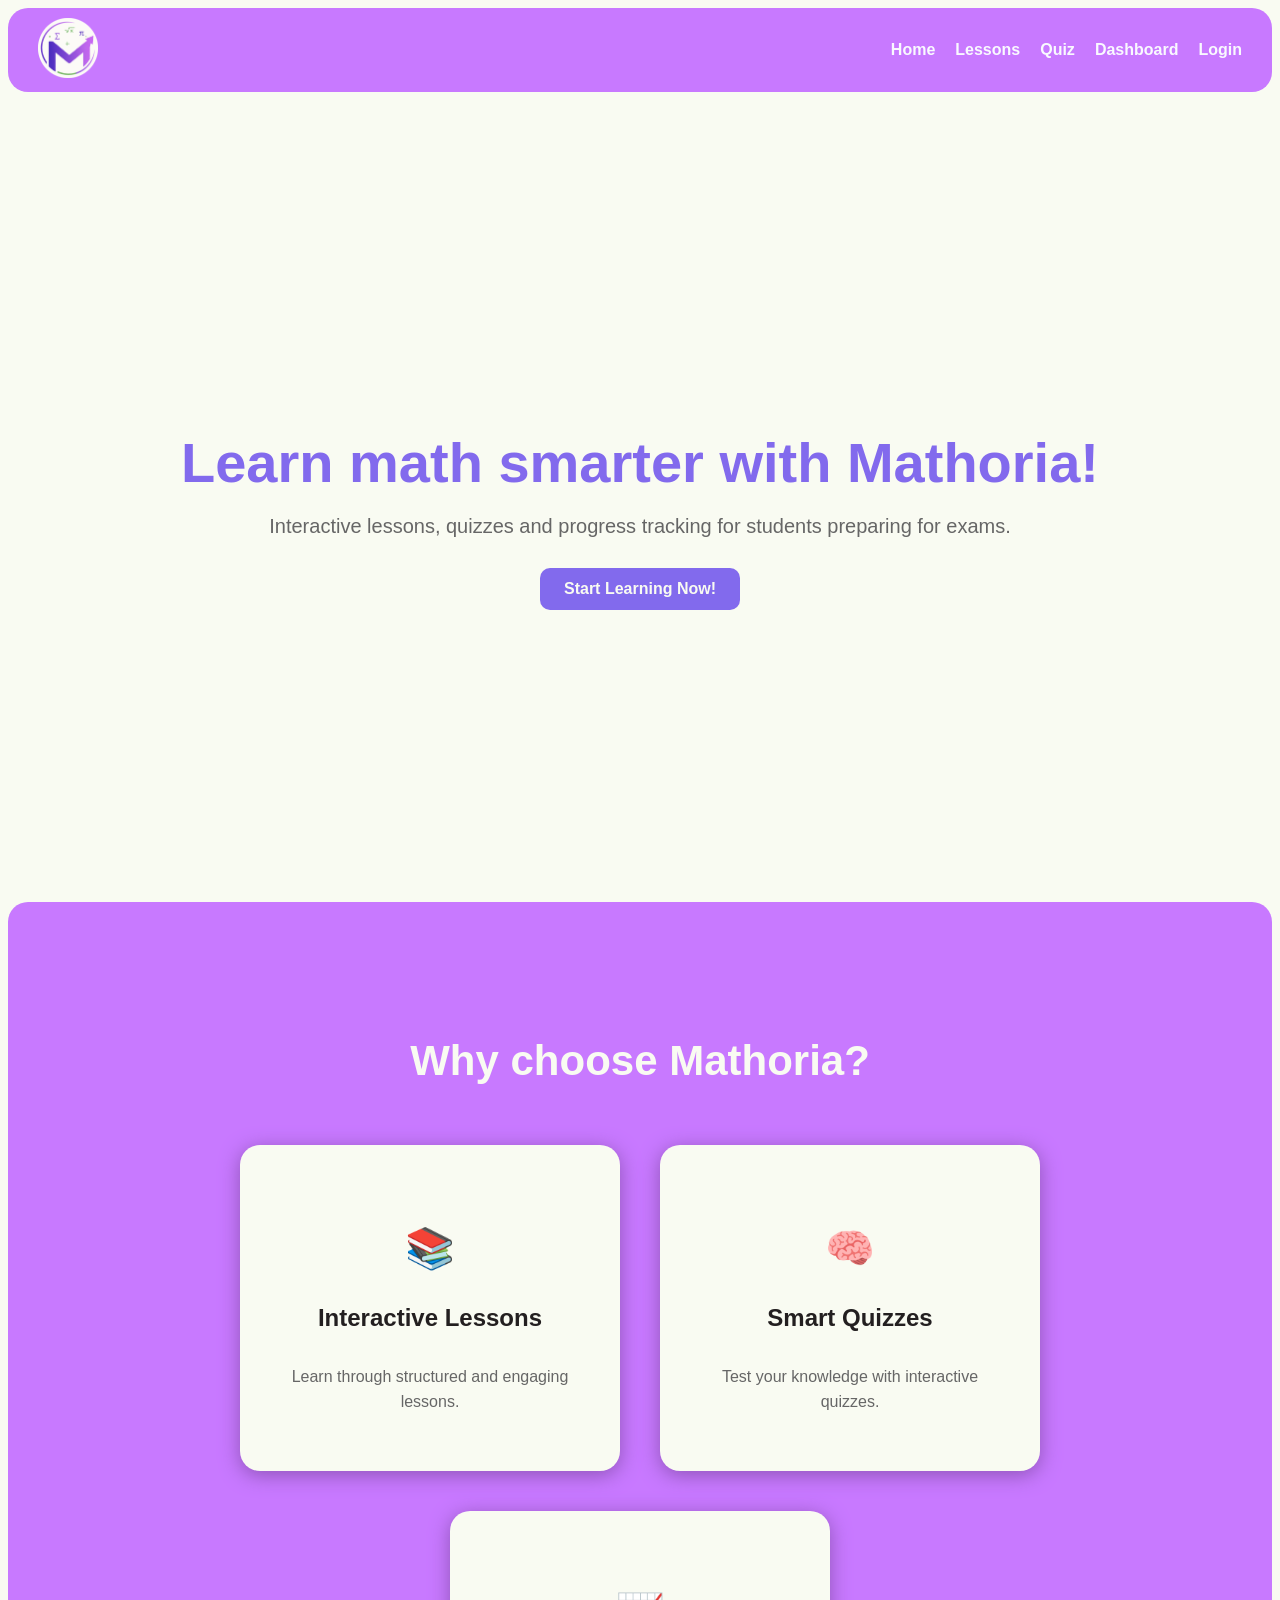
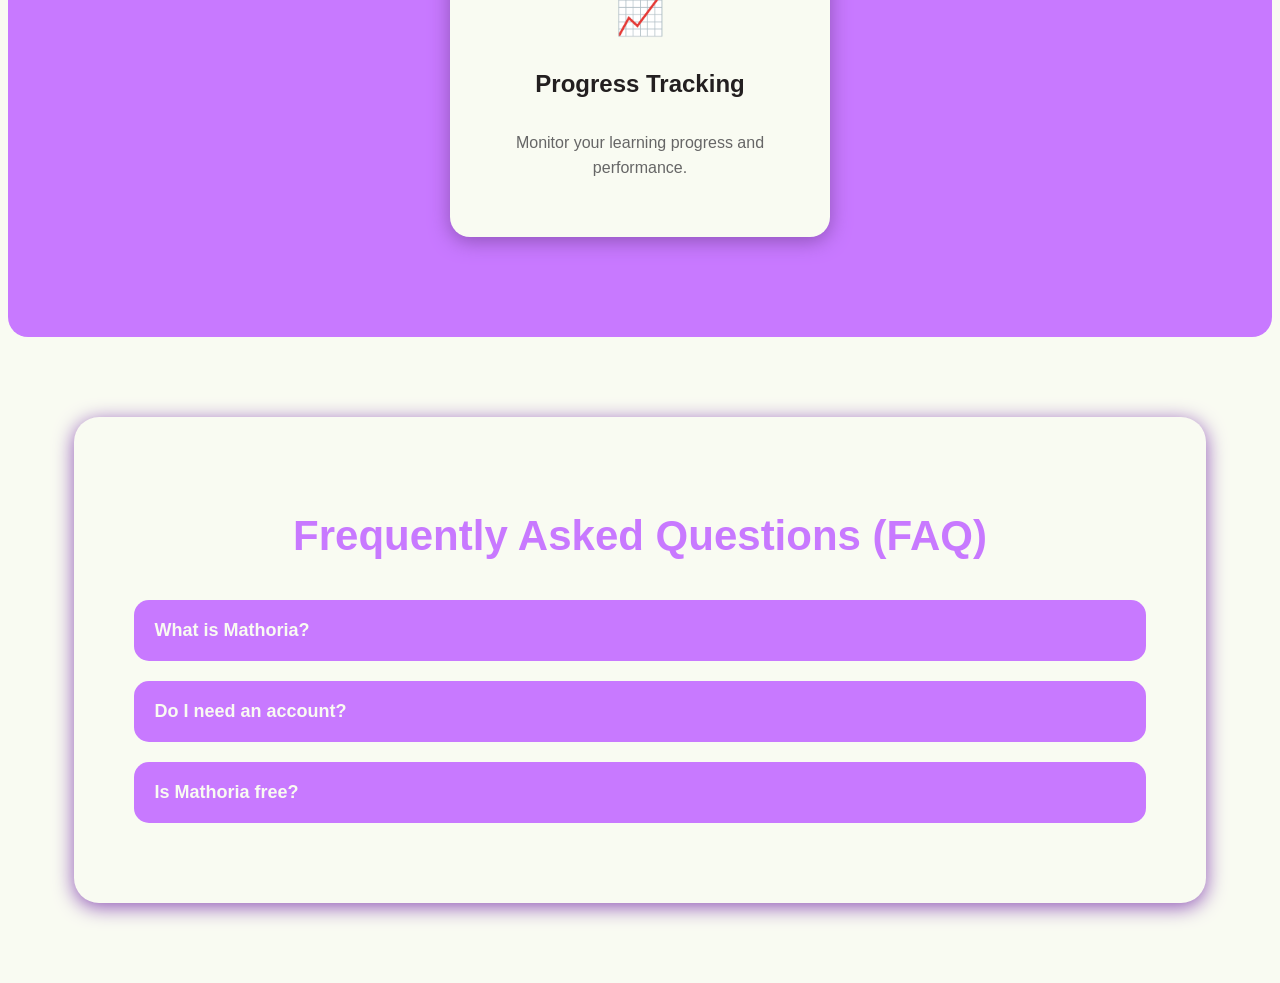
<file: index.html>
<!DOCTYPE html>

<html>

<head>
    <title>Mathoria</title>
    <link rel="stylesheet" href="style.css">
</head>

<body> 


    <nav class="navbar">

    <div class="logo">
        <a href="/">
        <img class="logo-image" src="assets/logo.png" alt="Mathoria Logo" href="index.html">
        </a>
    </div>

    <ul class="nav-links">
    <li><a href="index.html">Home</a></li>
    <li><a href="lessons.html">Lessons</a></li>
    <li><a href="quiz.html">Quiz</a></li>
    <li><a href="dashboard.html">Dashboard</a></li>
    <li class="auth"></li>
    </ul>

</nav>
<section class="hero">

    <div class="hero-text">

        <h1>
            Learn math smarter with Mathoria!
        </h1>

        <p>
            Interactive lessons, quizzes and progress tracking
            for students preparing for exams.
        </p>

       <a href="login.html" class="cta-button">
            Start Learning Now!
        </a>

    </div>

</section>

<section class="features">

    <h2>
        Why choose Mathoria?
    </h2>

    <div class="features-container">

        <div class="feature-card">

            <h3>📚</h3>

            <h4>Interactive Lessons</h4>

            <p>
                Learn through structured and engaging lessons.
            </p>

        </div>

        <div class="feature-card">

            <h3>🧠</h3>

            <h4>Smart Quizzes</h4>

            <p>
                Test your knowledge with interactive quizzes.
            </p>

        </div>

        <div class="feature-card">

            <h3>📈</h3>

            <h4>Progress Tracking</h4>

            <p>
                Monitor your learning progress and performance.
            </p>

        </div>

    </div>

</section>

<section class="faq-section">

    <h2>Frequently Asked Questions (FAQ)</h2>

    <div class="faq-item">

        <button class="faq-question">
            What is Mathoria?
        </button>

        <div class="faq-answer">
            <p>
                Mathoria is an interactive learning platform designed to help students learn mathematics through lessons and quizzes.
            </p>
        </div>

    </div>

    <div class="faq-item">

        <button class="faq-question">
            Do I need an account?
        </button>

        <div class="faq-answer">
            <p>
                Yes, you need an account to access lessons, quizzes and progress tracking.
            </p>
        </div>

    </div>

    <div class="faq-item">

        <button class="faq-question">
            Is Mathoria free?
        </button>

        <div class="faq-answer">
            <p>
                Yes! Mathoria is completely free for students.
            </p>
        </div>

    </div>

</section>

<script src="logout.js"></script>
<script src="auth.js"></script>

<script>
const questions = document.querySelectorAll(".faq-question");

questions.forEach(question => {

    question.addEventListener("click", () => {

        const answer = question.nextElementSibling;

        if (answer.style.maxHeight) {
            answer.style.maxHeight = null;
        } else {
            answer.style.maxHeight = answer.scrollHeight + "px";
        }

    });

});
</script>

</body>

</html>
</file>
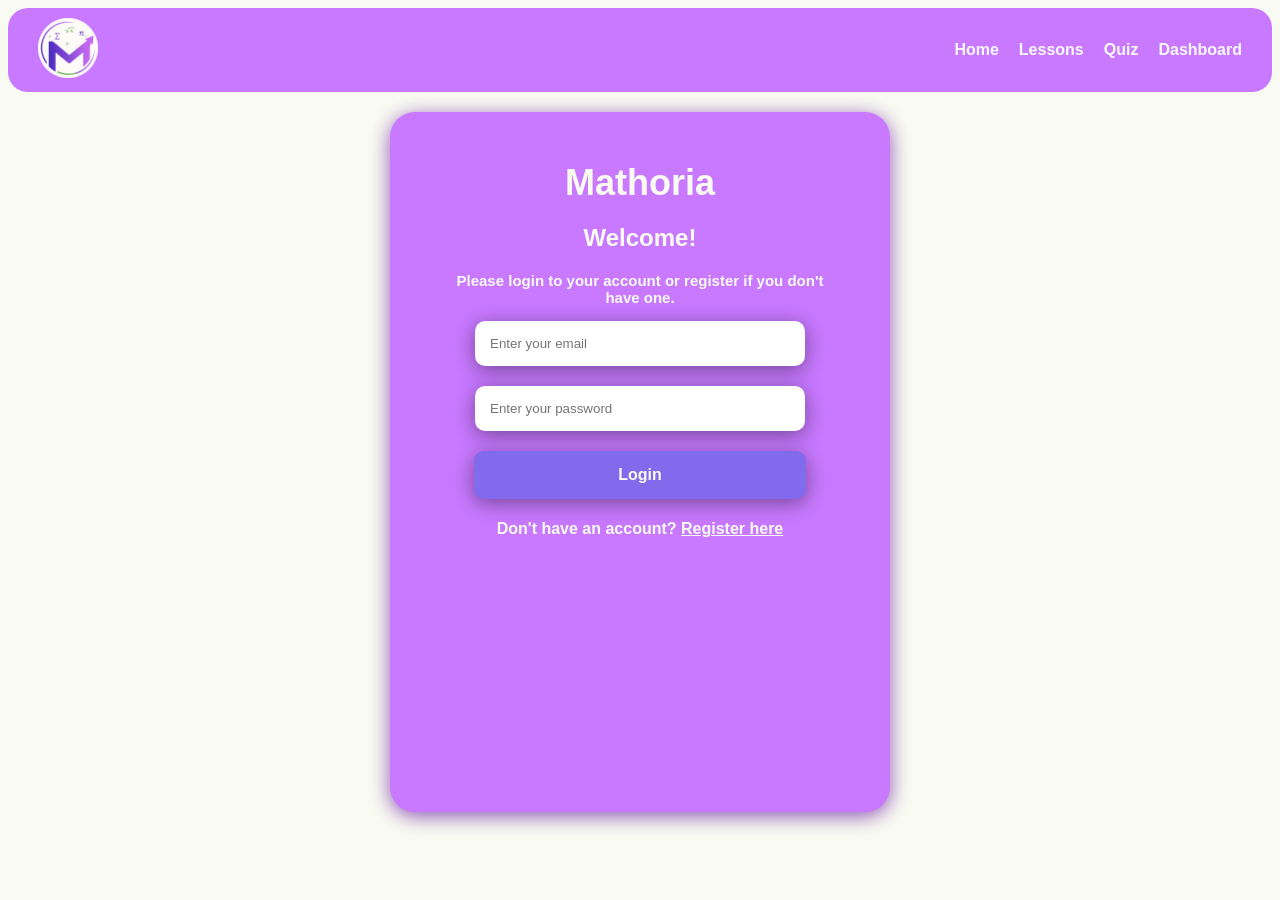
<file: dashboard.html>
<!DOCTYPE html>
<html lang="en">
<head>
    <title>Dashboard | Mathoria</title>
    <link rel="stylesheet" href="style.css">
</head>
<body>

    <nav class="navbar">

    <div class="logo">
        <a href="/">
        <img class="logo-image" src="assets/logo.png" alt="Mathoria Logo" href="index.html">
        </a>
    </div>

    <ul class="nav-links">
        <li><a href="index.html">Home</a></li>
        <li><a href="lessons.html">Lessons</a></li>
        <li><a href="quiz.html">Quiz</a></li>
        <li><a href="dashboard.html">Dashboard</a></li>
        <li class="auth"></li>
    </ul>

</nav>

<section class="dashboard">

    <h1 id="welcomeText">Welcome</h1>

</section>

<div class="progress-section">

    <h2>Your Progress</h2>

    <div class="progress-bar">

        <div class="progress-fill"></div>

    </div>

</div>

<section class="lessons-section">

    <h2>Recent Lessons</h2>

    <div class="lesson-cards">

        <div class="lesson-card" data-title="Derivatives">
            <h3>Derivatives</h3>
            <p>Continue learning</p>
            <button onclick="openPDF('calculus.pdf', 'Derivatives')">Open</button>
        </div>

        <div class="lesson-card" data-title="Integrals">
            <h3>Integrals</h3>
            <p>Continue learning</p>
            <button onclick="openPDF('calculus.pdf', 'Integrals')">Open</button>
        </div>

        <div class="lesson-card" data-title="Functions">
            <h3>Functions</h3>
            <p>Continue learning</p>
            <button onclick="openPDF('algebra.pdf', 'Functions')">Open</button>
        </div>

    </div>

</section>

<section class="stats-section">

    <h2>Statistics</h2>

    <div class="stats-cards">

        <div class="stats-card">
            <h3>25</h3>
            <p>Lessons Completed</p>
        </div>

        <div class="stats-card">
            <h3>12</h3>
            <p>Quizzes Finished</p>
        </div>

        <div class="stats-card">
            <h3>87%</h3>
            <p>Average Score</p>
        </div>

    </div>

</section>

<section class="schedule-card">
  <h2>Upcoming Schedule 📅</h2>

  <div class="event">
    <span class="time">Today - 18:00</span>
    <p>Live lesson: Probability Basics</p>
  </div>

  <div class="event">
    <span class="time">Tomorrow - 10:00</span>
    <p>Quiz: Linear Algebra</p>
  </div>

  <div class="event">
    <span class="time">27 May</span>
    <p>Revision session: Calculus</p>
  </div>
</section>

<section class="homework-section">
  <h2>Assigned Homework 📌</h2>
<div class="homework-cards">
  <div class="homework-card">
    <h3>Algebra - Quadratic Equations</h3>
    <p>Deadline: 24 May 2026</p>

    <div class="status-row">
      <span class="status in-progress">In progress</span>
      <button>Open</button>
    </div>
  </div>

  <div class="homework-card">
    <h3>Statistics - Normal Distribution</h3>
    <p>Deadline: 26 May 2026</p>

    <div class="status-row">
      <span class="status not-started">Not started</span>
      <button>Start</button>
    </div>
  </div>
</div>
</section>

<script src="logout.js"></script>
<script src="auth.js"></script>
<script src="guard.js"></script>
<script src="dashboard.js"></script>

</body>
</html>
</file>
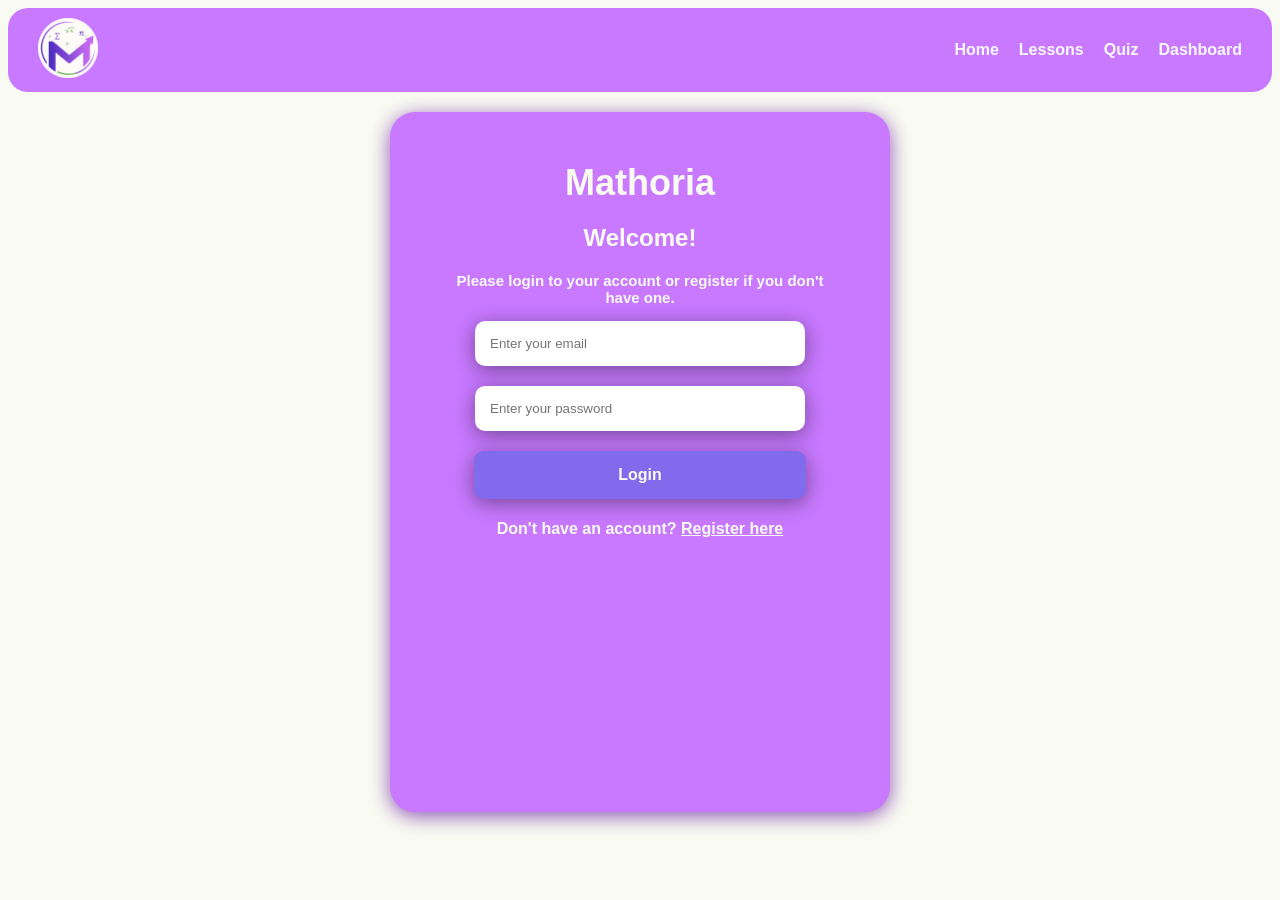
<file: lessons.html>
<!DOCTYPE html>
<html lang="en">
<head>
    <title>Lessons | Mathoria</title>
    <link rel="stylesheet" href="style.css">
</head>
<body>

    <nav class="navbar">

    <div class="logo">
        <a href="/">
        <img class="logo-image" src="assets/logo.png" alt="Mathoria Logo" href="index.html">
        </a>
    </div>

    <ul class="nav-links">
        <li><a href="index.html">Home</a></li>
        <li><a href="lessons.html">Lessons</a></li>
        <li><a href="quiz.html">Quiz</a></li>
        <li><a href="dashboard.html">Dashboard</a></li>
        <li class="auth"></li>
    </ul>

</nav>

<section class="card">
  <h2>Lessons 📖</h2>

  <div class="lessons-container">

    <div class="lesson-card">
      <div class="lesson-info">
        <h3>Algebra - Quadratic Equations</h3>
        <p>PDF Lecture • 12 pages</p>
      </div>

      <div class="lesson-actions">
        <span class="tag pdf">PDF</span>
        <button onclick="openPDF('pdf/algebra.pdf')">Open</button>
      </div>
    </div>

    <div class="lesson-card">
      <div class="lesson-info">
        <h3>Statistics - Normal Distribution</h3>
        <p>PDF Lecture • 18 pages</p>
      </div>

      <div class="lesson-actions">
        <span class="tag pdf">PDF</span>
       <button onclick="openPDF('pdf/statistics.pdf')">Open</button>
      </div>
    </div>

    <div class="lesson-card">
      <div class="lesson-info">
        <h3>Geometry - Circles</h3>
        <p>PDF Lecture • 10 pages</p>
      </div>

      <div class="lesson-actions">
        <span class="tag pdf">PDF</span>
        <button onclick="openPDF('pdf/geometry.pdf')">Open</button>
      </div>
    </div>

  </div>
</section>

<script>
function openPDF(path) {
  window.open(path, "_blank");
}
</script>

<script src="logout.js"></script>
<script src="auth.js"></script>
<script src="guard.js"></script>

</body>
</html>
</file>
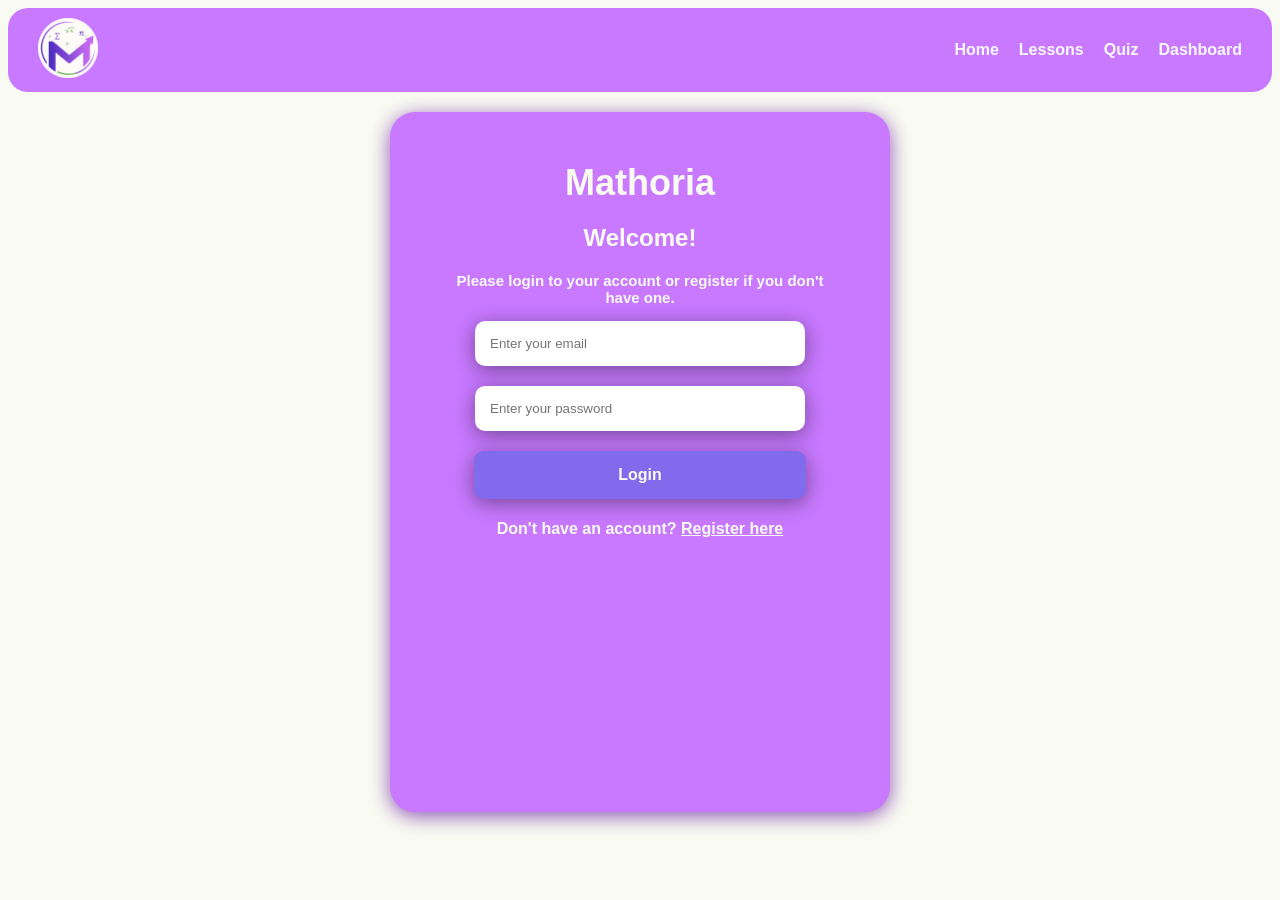
<file: login.html>
<!DOCTYPE html>
<html lang="en">
<head>
    <title>Login/Register | Mathoria</title>
    <link rel="stylesheet" href="style.css">
</head>
<body>
    <nav class="navbar">

    <div class="logo">
        <a href="/">
        <img class="logo-image" src="assets/logo.png" alt="Mathoria Logo" href="index.html">
        </a>
    </div>

    <ul class="nav-links">
    <li><a href="index.html">Home</a></li>
    <li><a href="lessons.html">Lessons</a></li>
    <li><a href="quiz.html">Quiz</a></li>
    <li><a href="dashboard.html">Dashboard</a></li>
    </ul>

</nav>

<section class="login-page">

    <div class="login-card">

        <h1>Mathoria</h1>

        <h2>Welcome!</h2>

        <h3>Please login to your account or register if you don't have one.</h3>

        <form id="loginForm">
    <input 
        type="email" a
        id="loginEmail"
        placeholder="Enter your email"
        required
    >

    <input 
        type="password" 
        id="loginPassword"
        placeholder="Enter your password"
        required
    >

    <button type="submit">
        Login
    </button>

    <h4>Don't have an account? <a href="register.html">Register here</a></h4>
</form>

    </div>

</section>

<script src="login.js"></script>
</body>
</html>
</file>
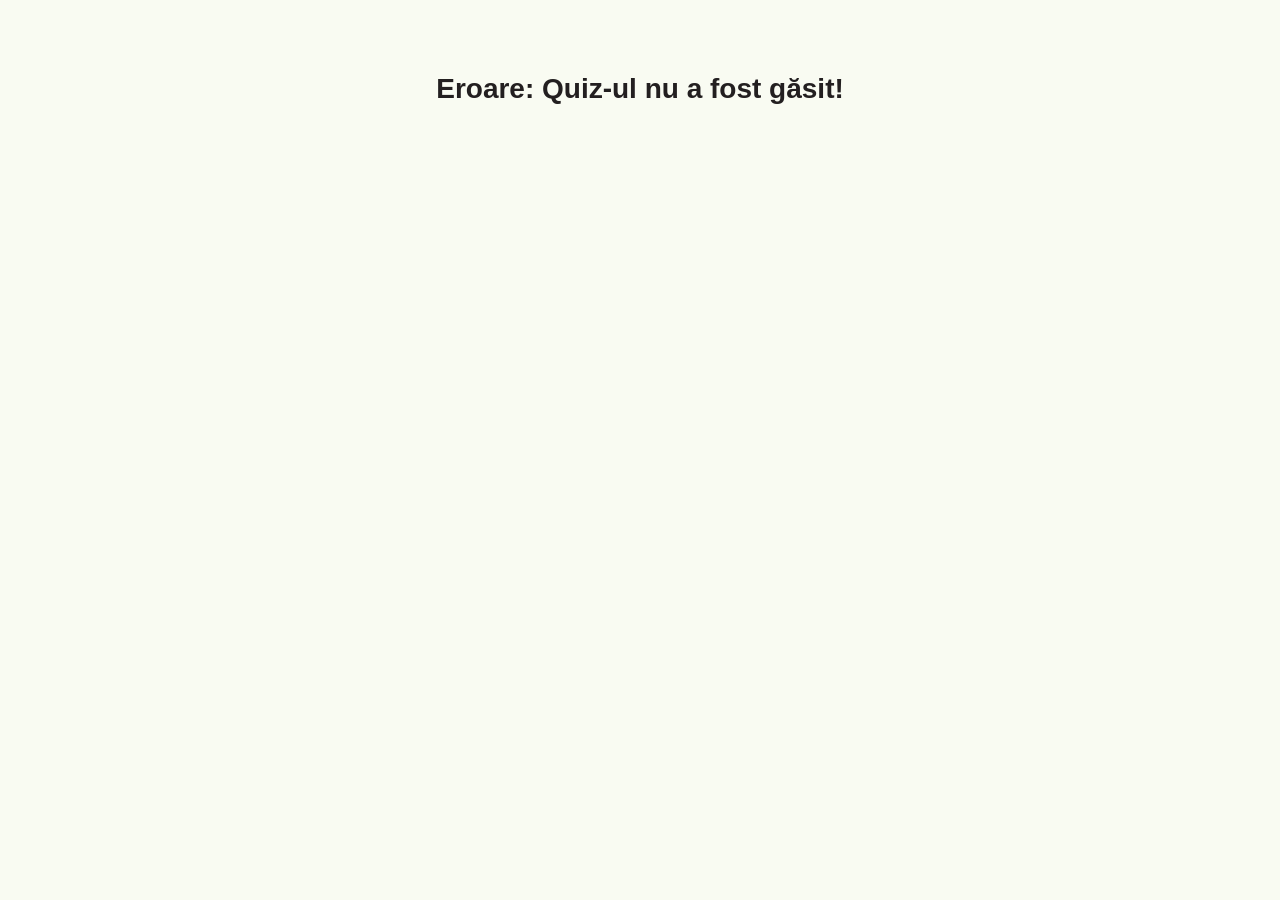
<file: play.html>
<!DOCTYPE html>
<html lang="en">
<head>
    <title>Playing Quiz | Mathoria</title>
    <link rel="stylesheet" href="style.css">
</head>
<body>

<section class="card" style="margin-top: 50px;">
    <div id="quiz-box">
        <h2 id="question">Question</h2>
        <div id="answers"></div>
        <p id="feedback"></p>
        <p id="explanation"></p>
        <p id="progress"></p>
    </div>
</section>

<script>
    const quizzes = {
            algebra: [
                {
                    q: "Solve: x + 2 = 5",
                    a: ["1", "2", "3", "4"],
                    correct: "3",
                    explanation: "Subtract 2 from both sides: x = 3."
                },
                {
                    q: "x² = 9, x = ?",
                    a: ["1", "3", "-3", "±3"],
                    correct: "±3",
                    explanation: "Both 3 and -3 squared give 9."
                }
],

                calculus: [
                    {
                        q: "What is the derivative of f(x) = x²?",
                        a: ["2x", "x", "x³", "1"],
                        correct: "2x",
                        explanation: "Using power rule: f'(x) = 2x."
                    },
                    {
                        q: "What is the integral of f(x) = 3x²?",
                        a: ["x³ + C", "3x³ + C", "x³/3 + C", "9x + C"],
                        correct: "x³ + C",
                        explanation: "Using power rule for integration: F(x) = x³ + C."
                    }
],

            geometry: [
                {
                    q: "What is the area of a circle with radius 3?",
                    a: ["9π", "6π", "3π", "12π"],
                    correct: "9π",
                    explanation: "Area = πr² = π(3)² = 9π."
                },
                {
                    q: "A triangle has sides of length 3, 4, and 5. What type of triangle is it?",
                    a: ["Equilateral", "Isosceles", "Scalene", "Right"],
                    correct: "Right",
                    explanation: "It satisfies the Pythagorean theorem (3² + 4² = 5²)."
                }
]
    };

let currentQuiz = [];
let index = 0;
let score = 0;

window.onload = function() {
    const type = localStorage.getItem("selectedQuiz");
    
    if (type && quizzes[type]) {
        currentQuiz = quizzes[type];
        showQuestion();
    } else {
        document.getElementById("quiz-box").innerHTML = "<h2>Eroare: Quiz-ul nu a fost găsit!</h2>";
    }
};

function showQuestion() {
    const q = currentQuiz[index];
    document.getElementById("question").innerText = q.q;

    const answersDiv = document.getElementById("answers");
    answersDiv.innerHTML = "";

    q.a.forEach(ans => {
        const btn = document.createElement("button");
        btn.innerText = ans;
        btn.style = `
            display:block;
            margin:10px 0;
            padding:10px;
            border:none;
            border-radius:8px;
            background:#826aed;
            color:white;
            cursor:pointer;
            width: 100%;
        `;
        btn.onclick = () => checkAnswer(ans);
        answersDiv.appendChild(btn);
    });

    document.getElementById("progress").innerText = `Question ${index + 1} / ${currentQuiz.length}`;
}
function checkAnswer(ans) {

    const q = currentQuiz[index];

    const feedback = document.getElementById("feedback");
    const explanation = document.getElementById("explanation");

    const buttons = document.querySelectorAll("#answers button");

    buttons.forEach(btn => {
        btn.disabled = true;

        if (btn.innerText === q.correct) {
            btn.style.background = "#7ae07a";
        }

        if (btn.innerText === ans && ans !== q.correct) {
            btn.style.background = "#ff6b6b";
        }
    });

    if (ans === q.correct) {

        score++;

        feedback.innerText = "✔ Correct!";
        feedback.style.color = "green";

    } else {

        feedback.innerText = "❌ Wrong!";
        feedback.style.color = "red";
    }

    explanation.innerText = "Explanation: " + q.explanation;

    setTimeout(() => {

        index++;

        feedback.innerText = "";
        explanation.innerText = "";

        if (index < currentQuiz.length) {
            showQuestion();
        } else {
            showResult();
        }

    }, 2000);
}

function showResult() {
    document.getElementById("quiz-box").innerHTML = `
        <h2>Quiz Finished 🎉</h2>
        <p>Your score: ${score} / ${currentQuiz.length}</p>
        <button class="close-btn" onclick="window.close()">
            Close Tab
        </button>
    `;
}
</script>

</body>
</html>
</file>
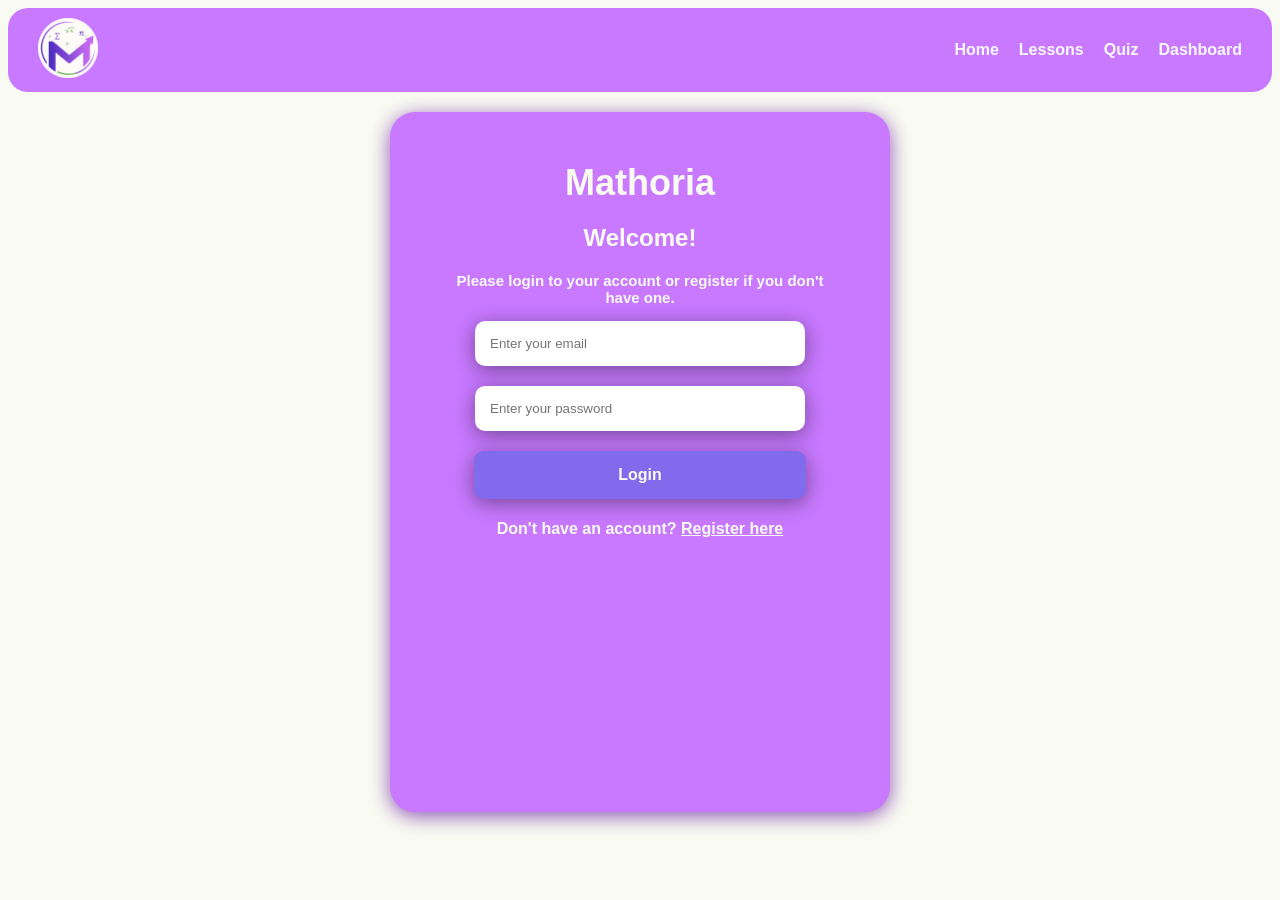
<file: quiz.html>
<!DOCTYPE html>
<html lang="en">
<head>
    <title>Quiz | Mathoria</title>
    <link rel="stylesheet" href="style.css">
</head>
<body>

    <nav class="navbar">

    <div class="logo">
        <a href="/">
        <img class="logo-image" src="assets/logo.png" alt="Mathoria Logo" href="index.html">
        </a>
    </div>

    <ul class="nav-links">
    <li><a href="index.html">Home</a></li>
    <li><a href="lessons.html">Lessons</a></li>
    <li><a href="quiz.html">Quiz</a></li>
    <li><a href="dashboard.html">Dashboard</a></li>
    <li class="auth"></li>
    </ul>

<script src="logout.js"></script>

</nav>

<section class="card">
  <h2>Quizzes 🧠</h2>

  <div class="quiz-container">

    <div class="quiz-card">
      <h3>Algebra Basics</h3>
      <p>10 questions • Easy</p>
      <button onclick="startQuiz('algebra')">Start</button>
    </div>

    <div class="quiz-card">
      <h3>Calculus Fundamentals</h3>
      <p>15 questions • Easy</p>
      <button onclick="startQuiz('calculus')">Start</button>
    </div>

    <div class="quiz-card">
      <h3>Geometry - Circles</h3>
      <p>12 questions • Hard</p>
      <button onclick="startQuiz('geometry')">Start</button>
    </div>

    <div id="quiz-box" style="display:none; margin-top:20px;" class="card">
  <h2 id="question">Question</h2>

  <div id="answers"></div>

  <p id="progress"></p>
</div>

  </div>
</section>

<script>
    function startQuiz(type) {
        localStorage.setItem("selectedQuiz", type);
        window.open("play.html", "_blank");
    }
    </script>

<script src="logout.js"></script>
<script src="auth.js"></script>
<script src="guard.js"></script>

</body>
</html>
</file>
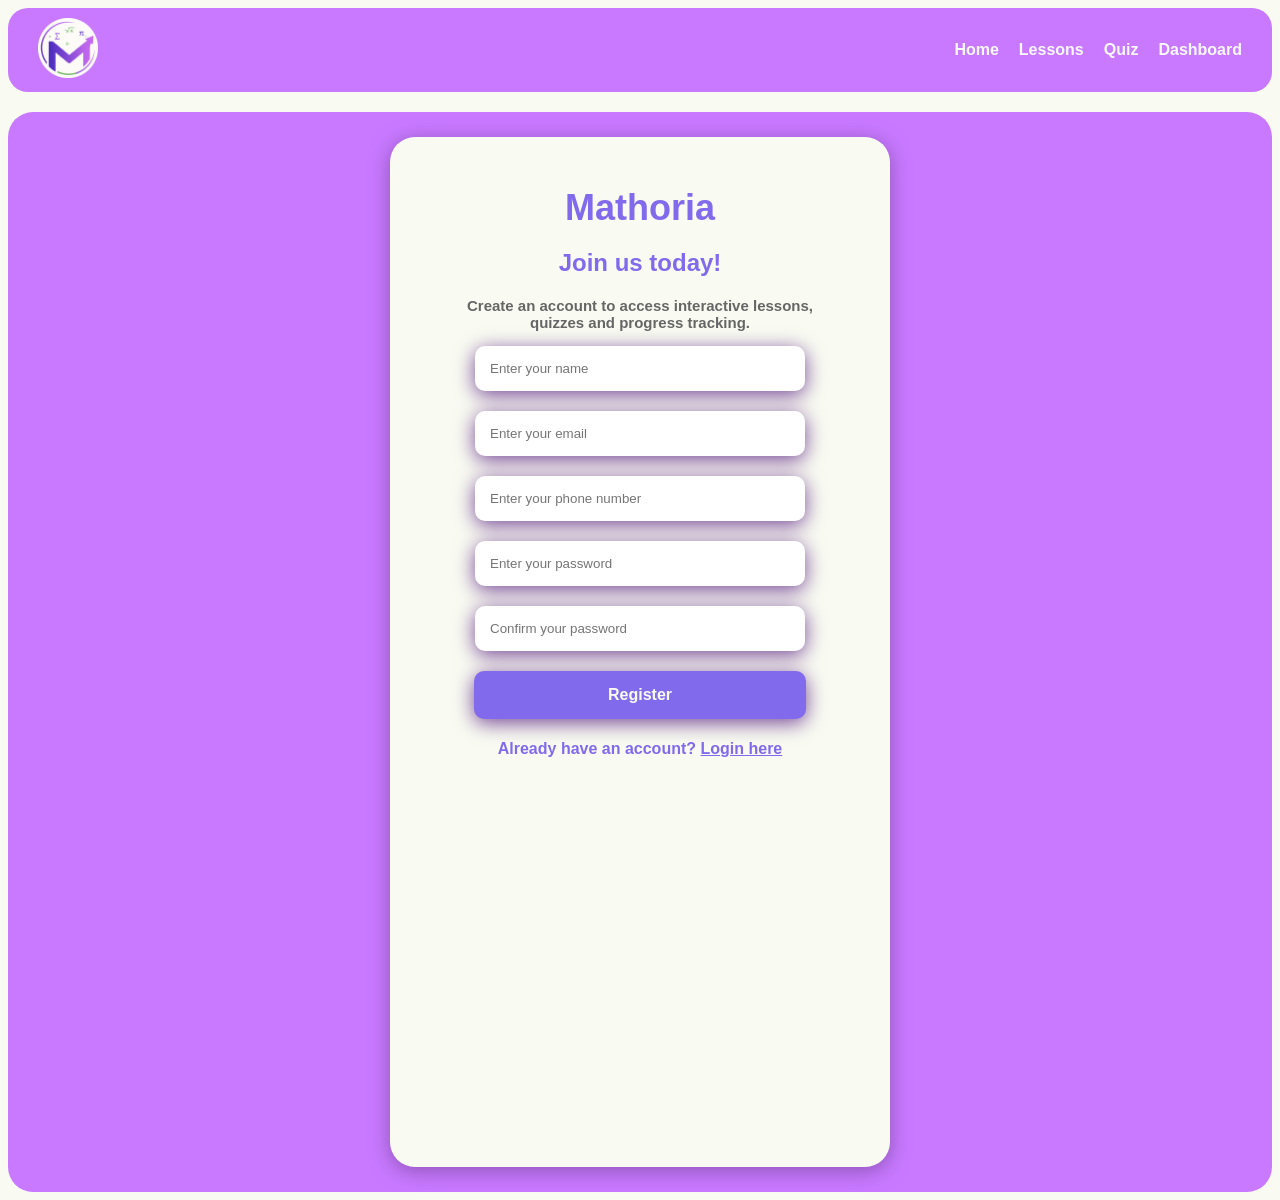
<file: register.html>
<!DOCTYPE html>
<html lang="en">
<head>
    <title>Register | Mathoria</title>
    <link rel="stylesheet" href="style.css">
</head>
<body>
    <nav class="navbar">

    <div class="logo">
        <a href="/">
        <img class="logo-image" src="assets/logo.png" alt="Mathoria Logo" href="index.html">
        </a>
    </div>

    <ul class="nav-links">
        <li><a href="index.html">Home</a></li>
        <li><a href="lessons.html">Lessons</a></li>
        <li><a href="quiz.html">Quiz</a></li>
        <li><a href="dashboard.html">Dashboard</a></li>
    </ul>

</nav>

<section class="register-page">

    <div class="register-card">

        <h1>Mathoria</h1>

        <h2>Join us today!</h2>

        <h3>Create an account to access interactive lessons, quizzes and progress tracking.</h3>

        <form id="registerForm">

    <input 
        type="text" 
        id="registerName"
        placeholder="Enter your name"
        required
    >

    <input 
        type="email" 
        id="registerEmail"
        placeholder="Enter your email"
        required
    >

    <input
        type="number"
        id="registerPhone"
        placeholder="Enter your phone number"
        required
    >

    <input 
        type="password" 
        id="registerPassword"
        placeholder="Enter your password"
        minlength="8"
        required
    >
    
    <input 
        type="password" 
        id="registerConfirmPassword"
        placeholder="Confirm your password"
        minlength="8"
        required
    >

    <button type="submit">
        Register
    </button>


            <h4>Already have an account? <a href="login.html">Login here</a></h4>

        </form>
    </div>
</section>
<script src="register.js"></script>
</body>
</html>
</file>
<file: style.css>
h1{
    color:#826aed;
    text-align: center;
    font-family: 'Poppins', sans-serif;
}

body{
    background-color: #f9fbf2;
}

.navbar {
    background-color: #C879FF;
    display: flex;
    justify-content: space-between; 
    align-items: center;
    padding: 10px 30px;
    border-radius: 20px; 
}

.nav-links {
    list-style-type: none; 
    margin: 0;
    padding: 0;
    display: flex;         
    gap: 20px;             
}

.nav-links li {
    display: inline;       
}

.nav-links a {
    text-decoration: none; 
    color: #f9f9ff;          
    font-weight: bold;
    font-family: 'Poppins', sans-serif;
}
.logo-image{
   height: 60px;

}

.hero{
    height: 90vh;

    display: flex;
    justify-content: center;
    align-items: center;

    text-align: center;
}

.hero-text h1{

    font-size: 56px;

    font-weight: 700;

    color: #826aed;

    margin-bottom: 20px;
}
.hero-text p{

    font-family: 'Poppins', sans-serif;

    font-size: 20px;

    color: #666;

    margin-bottom: 30px;
}

.cta-button {
    display: inline-block;
    padding: 12px 24px;
    background-color: #826aed;
    color: #f9fbf2;
    border: none;
    border-radius: 10px;
    font-size: 16px;
    font-weight: bold;
    font-family: 'Poppins', sans-serif;
    text-decoration: none;
    cursor: pointer;
}
.cta-button:hover {
    background-color: #c879ff;
    transform: translateY(-3px);
}

.features{

    background-color: #C879FF;

    padding: 100px 50px;

    text-align: center;

    border-radius: 20px;
}

.features h2{

    font-family: 'Poppins', sans-serif;

    font-size: 42px;

    margin-bottom: 60px;

    color: #f9fbf2;
}
.features-container{

    display: flex;

    justify-content: center;

    gap: 40px;

    flex-wrap: wrap;
}

.feature-card{

    font-family: 'Poppins', sans-serif;

    background: #f9fbf2;

    width: 300px;

    padding: 40px;

    border-radius: 20px;

    box-shadow: 0 4px 20px rgb(142, 84, 183);

    transition: 0.3s;
}
.feature-card:hover{

    transform: translateY(-10px);
}
.feature-card h3{

    font-size: 40px;

    margin-bottom: 20px;
}
.feature-card h4{

    font-family: 'Poppins', sans-serif ;

    font-size: 24px;

    color: #231f20;
}

.feature-card p{

    color: #666;

    line-height: 1.6;
}

.faq-section {

    margin: 80px auto;

    padding: 60px;

    background: #f9fbf2;

    border-radius: 25px;

    box-shadow: 0 4px 20px rgb(142, 84, 183);

    width: 80%;
}

.faq-section h2 {

    text-align: center;

    font-family: 'Poppins', sans-serif;

    font-size: 42px;

    color: #c879ff;

    margin-bottom: 40px;
}

.faq-item {

    margin-bottom: 20px;

    background: #c879ff;

    border-radius: 15px;

    overflow: hidden;
}

.faq-question {

    width: 100%;

    padding: 20px;

    background: none;

    border: none;

    outline: none;

    text-align: left;

    font-size: 18px;

    font-weight: bold;

    font-family: 'Poppins', sans-serif;

    color: #f9fbf2;

    cursor: pointer;

    transition: 0.3s;
}

.faq-question:hover {

    background: #dcaffb;
}

.faq-answer {

    max-height: 0;

    overflow: hidden;

    transition: max-height 0.3s ease;

    padding: 0 20px;
}

.faq-answer p {

    font-family: 'Poppins', sans-serif;

    color: #f9fbf2;

    padding-bottom: 20px;
}

.login-page{
    display: flex;
    justify-content: center;
    align-items: center vertically;
    height: 80vh;
}
.login-card{

    margin-top: 20px;

    background: #C879FF;

    width: 400px;

    padding: 50px;

    border-radius: 25px;

    box-shadow: 0 4px 20px rgb(142, 84, 183);

    text-align: center;
}

.login-card h1{

    margin-top: 0px;
    font-family: 'Poppins', sans-serif;

    font-size: 36px;

    color: #f9fbf2;

    margin-bottom: 15px;
}

.login-card h2{

    font-family: 'Poppins', sans-serif;

    font-size: 24px;

    color: #f9fbf2;

    margin-bottom: 15px;
}
.login-card input{

    width: 75%;

    padding: 15px;

    margin-bottom: 20px;

    border: none;

    border-radius: 10px;

    box-shadow: 0 4px 20px rgb(117, 70, 150);
}

.login-card button{

    width: 83%;

    padding: 15px;

    background-color: #826aed;

    color: #f9fbf2;

    border: none;

    border-radius: 10px;

    font-size: 16px;

    font-weight: bold;

    font-family: 'Poppins', sans-serif;

    cursor: pointer;

    box-shadow: 0 4px 20px rgb(117, 70, 150);
}

.login-card button:hover{

    background: #7ae07a;

    transform: translateY(-3px);

}

.login-card h3{

    font-family: 'Poppins', sans-serif;

    font-size: 15px;

    color: #f9fbf2;

    margin-top: 20px;
}
.login-card h4 a{

    color: #f9fbf2;

    text-decoration: underline;

    font-weight: bold;

    font-family: 'poppins', sans-serif;
}
.login-card h4{

    color: #f9fbf2;

    font-family: 'Poppins', sans-serif;
}

.register-page{
    display: flex;
    justify-content: center;
    align-items: center vertically;
    height: 120vh;
    background-color: #C879FF;
    margin-top: 20px;
    border-radius: 25px;
}
.register-card{

    margin-top: 25px;

    background: #f9fbf2;

    width: 400px;

    padding: 50px;

    border-radius: 25px;

    box-shadow: 0 4px 20px rgb(142, 84, 183);

    text-align: center;
    margin-bottom: 25px;
}

.register-card h1{

    margin-top: 0px;
    font-family: 'Poppins', sans-serif;

    font-size: 36px;

    color: #826aed;

    margin-bottom: 15px;
}

.register-card h2{

    font-family: 'Poppins', sans-serif;

    font-size: 24px;

    color: #826aed;

    margin-bottom: 15px;
}

.register-card h3{

    font-family: 'Poppins', sans-serif;

    font-size: 15px;

    color: #666;

    margin-top: 20px;
}

.register-card h4 a{

    color: #826aed;

    text-decoration: underline;

    font-weight: bold;

    font-family: 'poppins', sans-serif;
}

.register-card h4{

    color: #826aed;

    font-family: 'Poppins', sans-serif;
}

.register-card input{

    width: 75%;

    padding: 15px;

    margin-bottom: 20px;

    border: none;

    border-radius: 10px;

    box-shadow: 0 4px 20px rgb(117, 70, 150);
}

.register-card button{

    width: 83%;

    padding: 15px;

    background-color: #826aed;

    color: #f9fbf2;

    border: none;

    border-radius: 10px;

    font-size: 16px;

    font-weight: bold;

    font-family: 'Poppins', sans-serif;

    cursor: pointer;

    box-shadow: 0 4px 20px rgb(117, 70, 150);
}

.register-card button:hover{

    background: #7ae07a;

    transform: translateY(-3px);

}

.dashboard{

    padding: 50px 80px;
}

.progress-section{

    margin-top: 10px;
}

.progress-bar{

    width: 100%;

    height: 25px;

    background: #ddd;

    border-radius: 20px;

    overflow: hidden;

    margin-top: 15px;
}
.progress-fill{

    width: 70%;

    height: 100%;

    background: #C879FF;
}

.progress-section h2{

    font-family: 'Poppins', sans-serif;

    font-size: 28px;

    color: #231f20;
}

.lessons-section h2{

    font-family: 'Poppins', sans-serif;

    font-size: 18px;

    color: #231f20;

    margin-top: 10px;
}

.lessons-section{

    margin-top: 60px;
}

.lesson-cards{

    display: flex;

    gap: 30px;

    margin-top: 25px;

}

.lesson-card {
    background: #f9fbf2;
    padding: 20px;
    width: 250px;
    border-radius: 20px;
    box-shadow: 0 4px 20px rgb(147, 126, 162);
    transition: 0.3s;

    display: flex;
    flex-direction: column;
    
    align-items: flex-start; 
    
    gap: 8px; 
}

.lesson-card:hover{

    transform: translateY(-8px);
}

.lesson-card h3{

    font-size: 20px;

    color: #826AED;

    font-family: 'Poppins', sans-serif;

    margin: 0;
}

.lesson-card p {
    font-family: 'Poppins', sans-serif;
    font-size: 14px;
    color: #666;
    margin: 0;

}

.stats-section{

    margin-top: 60px;
}

.stats-section h2{

    font-family: 'Poppins', sans-serif;

    font-size: 28px;

    color: #231f20;
}

.stats-cards{
    
    display: flex;

    gap: 30px;

    margin-top: 25px;

    flex-wrap: wrap;
}

.stats-card{

    background: #826AED;

    color:#f9fbf2;

    padding: 30px;

    width: 250px;

    border-radius: 20px;

    box-shadow: 0 4px 20px rgb(147, 126, 162);
}

.stats-card h3{

    font-family: 'poppins', sans-serif;

    font-size: 40px;

    margin-bottom: 10px;
}

.stats-card p{

    font-family: 'Poppins', sans-serif;

    font-size: 16px;
}

.event {
  padding: 10px;
  border-left: 4px solid #4f46e5;
  margin-top: 10px;
  background: #f9f9ff;
  border-radius: 8px;
}

.time {
  font-size: 12px;
  color: gray;
}

.card h2{

    font-family: 'Poppins', sans-serif;

    font-size: 28px;

    color: #231f20;
}

.event {
  padding: 12px;
  border-left: 4px solid #4f46e5;
  margin-top: 10px;
  background: white;
  border-radius: 10px;

  font-family: "Poppins", sans-serif;
  box-shadow: 0 2px 8px rgba(0,0,0,0.05);
}

.homework-cards{
    display: flex;

    gap: 30px;

    margin-top: 25px;

    flex-wrap: wrap;
}

.homework-card{

    background: white;

    padding: 20px;

    width: 300px;

    border-radius: 20px;

    box-shadow: 0 4px 20px rgb(147, 126, 162);

    transition: 0.3s;
}

.homework-card h3{

    font-family: 'Poppins', sans-serif;

    font-size: 20px;

    color: #231f20;
}

.homework-card p{

    font-family: 'Poppins', sans-serif;

    font-size: 14px;

    color: #826AED;

    font-weight: bold;
}

.homework-card .status-row{

    font-family: 'Poppins', sans-serif;

    font-size: 14px;

    color: #231f20;
}

.homework-card .status-row span{

    font-weight: bold;
}

.homework-card button{

    padding: 5px 8px;

    background-color: #7ae07a;

    color: #f9fbf2;

    border: none;

    border-radius: 8px;

    font-size: 14px;

    font-weight: bold;

    font-family: 'Poppins', sans-serif;

    cursor: pointer;

}

.lessons-container {
  display: flex;
  gap: 12px; 
  padding-bottom: 10px;
}

.lesson-info h3 {
  margin: 0;
  font-size: 15px;
}

.lesson-info p {
  margin: 4px 0 0 0;
  font-size: 12px;
  color: #6b7280;
}

.lesson-actions {
  display: flex;
  align-items: center;
  gap: 10px;
}

.tag.pdf {
  background: #fee2e2;
  color: #b91c1c;
  padding: 4px 8px;
  border-radius: 20px;
  font-size: 11px;
  font-family: 'Poppins', sans-serif;
}
.lesson-actions button {
  padding: 6px 10px;
  background-color: #826aed;
  color: #f9fbf2;
  border: none;
  border-radius: 8px;
  font-size: 12px;
  font-weight: bold;
  font-family: 'Poppins', sans-serif;
  cursor: pointer;
}

.quiz-container {
  display: flex;
  gap: 12px;
  overflow-x: auto;
  padding-bottom: 10px;
}

.quiz-card {
  min-width: 240px;
  flex-shrink: 0;

  background: white;
  padding: 14px;
  border-radius: 12px;
  box-shadow: 0 2px 8px rgba(0,0,0,0.05);

  font-family: "Inter", sans-serif;
}

.quiz-card h3 {
  margin: 0;
  font-size: 15px;
}

.quiz-card p {
  font-size: 12px;
  color: #666;
}

.quiz-card button {
  margin-top: 10px;
  padding: 6px 10px;
  border: none;
  border-radius: 8px;
  background: #826aed;
  color: #f9f9ff;
  cursor: pointer;
}

.lesson-card button {
  margin-top: 10px;
  padding: 6px 10px;
  background-color: #826aed;
  color: #f9fbf2;
  border: none;
  border-radius: 8px;
  font-size: 12px;
  font-weight: bold;
  font-family: 'Poppins', sans-serif;
  cursor: pointer;
}

.lesson-card button:hover {
  background-color: #7ae07a;
  transform: translateY(-3px);
}

#feedback {

    font-size: 18px;
    font-weight: bold;
    margin-top: 15px;

    font-family: 'Poppins', sans-serif;
}

#explanation {

    margin-top: 10px;
    color: #666;

    font-family: 'Poppins', sans-serif;
}

.close-btn {
    margin-top: 20px;
    padding: 10px 20px;
    background-color: #826aed;
    color: #f9fbf2;
    border: none;
    border-radius: 8px;
    font-size: 16px;
    font-weight: bold;
    font-family: 'Poppins', sans-serif;
    cursor: pointer;
}

.close-btn:hover {
    background-color: #7ae07a;
    transform: translateY(-3px);
}

.card {
    text-align: center;

    display: flex;
    flex-direction: column;
    justify-content: center;
    align-items: center;

    gap: 15px;
}

schedule-card {
    background: #f9fbf2;
    padding: 30px;
    border-radius: 20px;
    box-shadow: 0 4px 20px rgb(147, 126, 162);
}

schedule-card h2 {
    font-family: 'Poppins', sans-serif;
    font-size: 28px;
    color: #231f20;
}

homework-section {
    background: #f9fbf2;
    padding: 30px;
    border-radius: 20px;
    box-shadow: 0 4px 20px rgb(147, 126, 162);
}

homework-section h2 {
    font-family: 'Poppins', sans-serif;
    font-size: 28px;
    color: #231f20;
}
* {
    font-family: 'Poppins', sans-serif;
}
</file>
